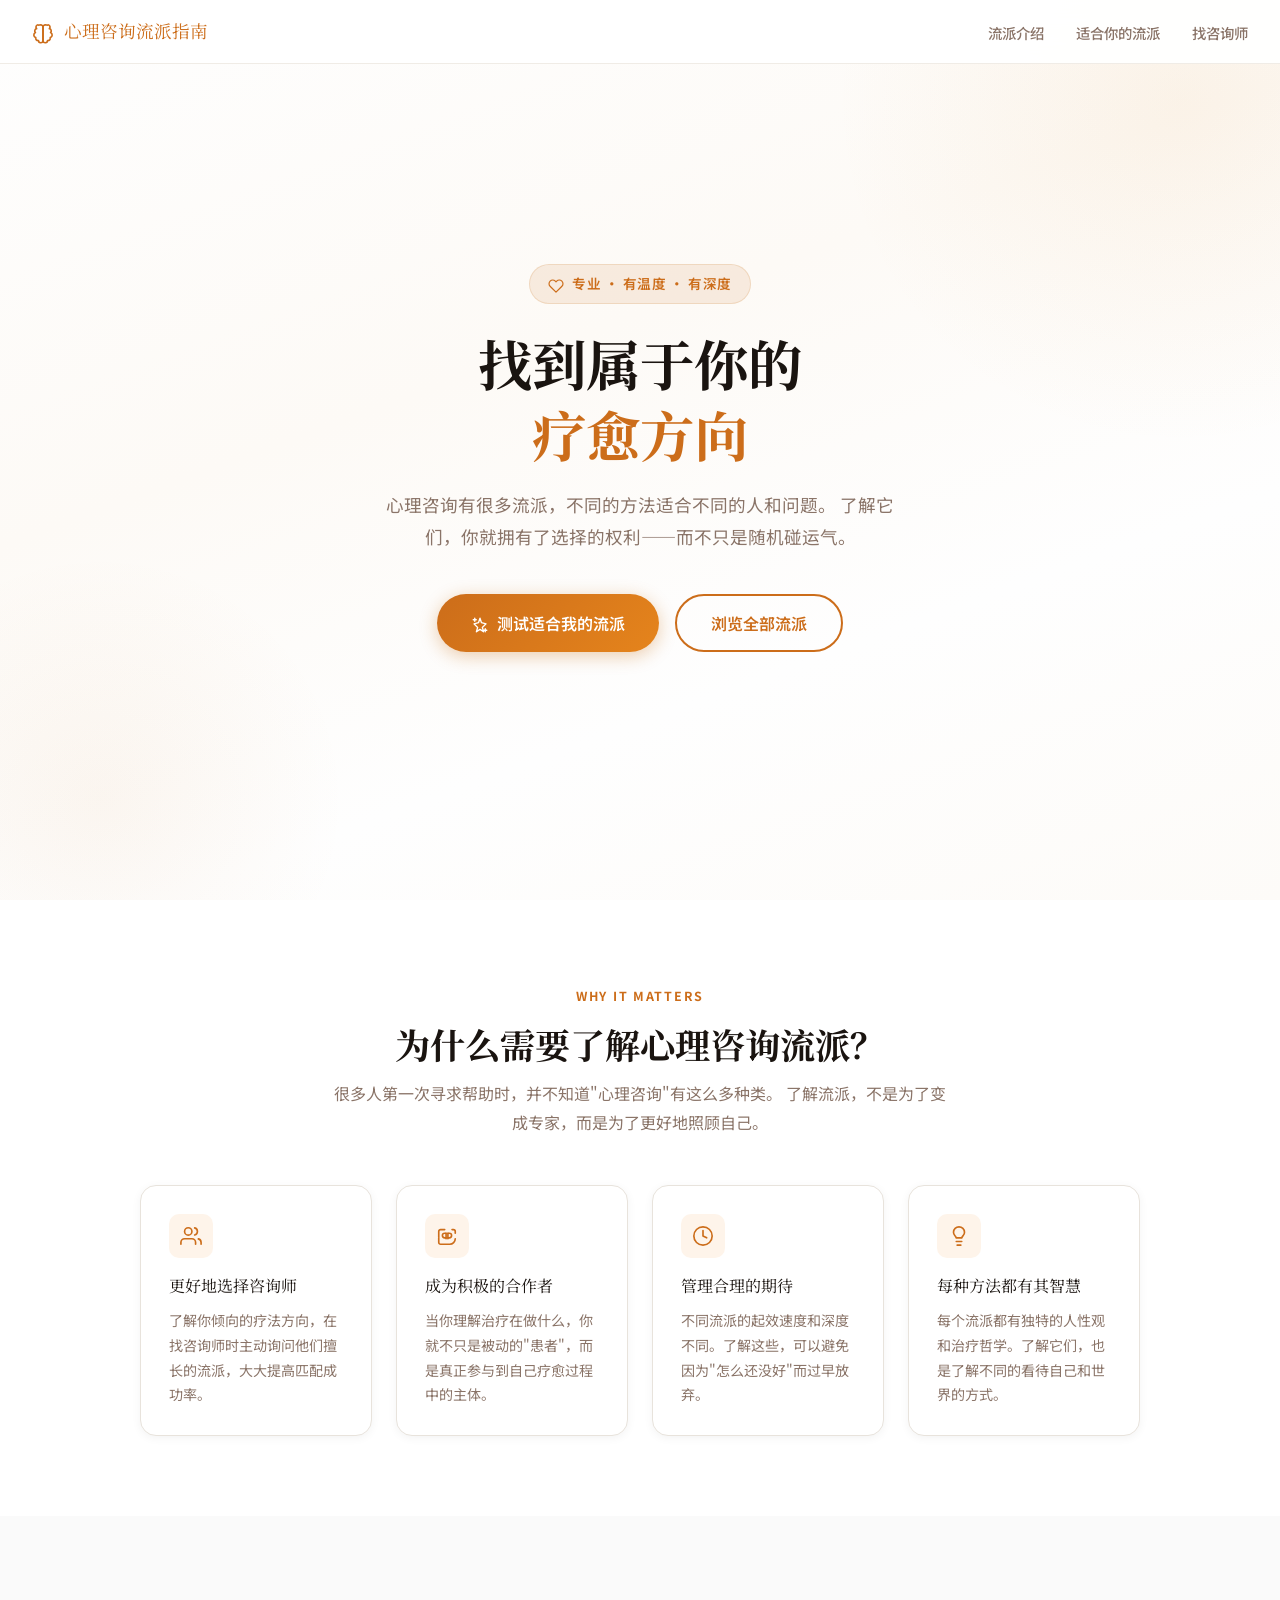
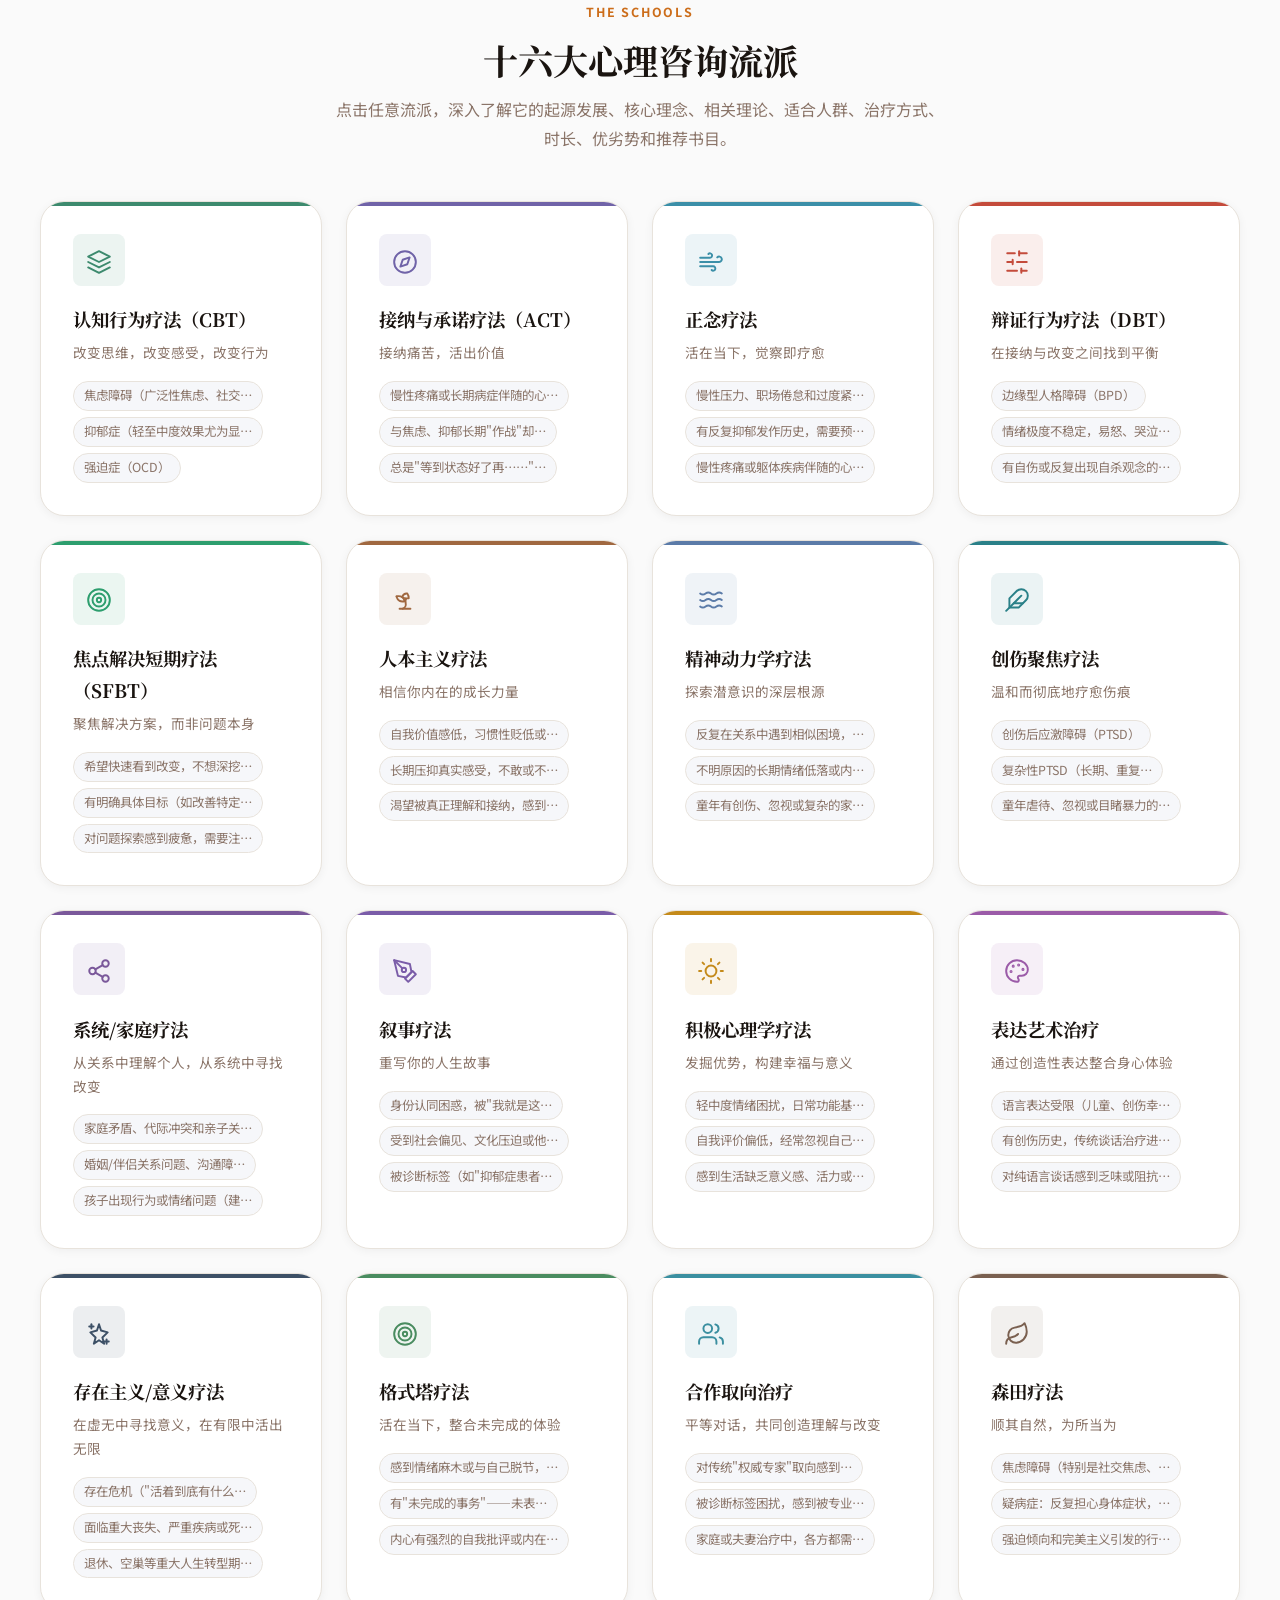
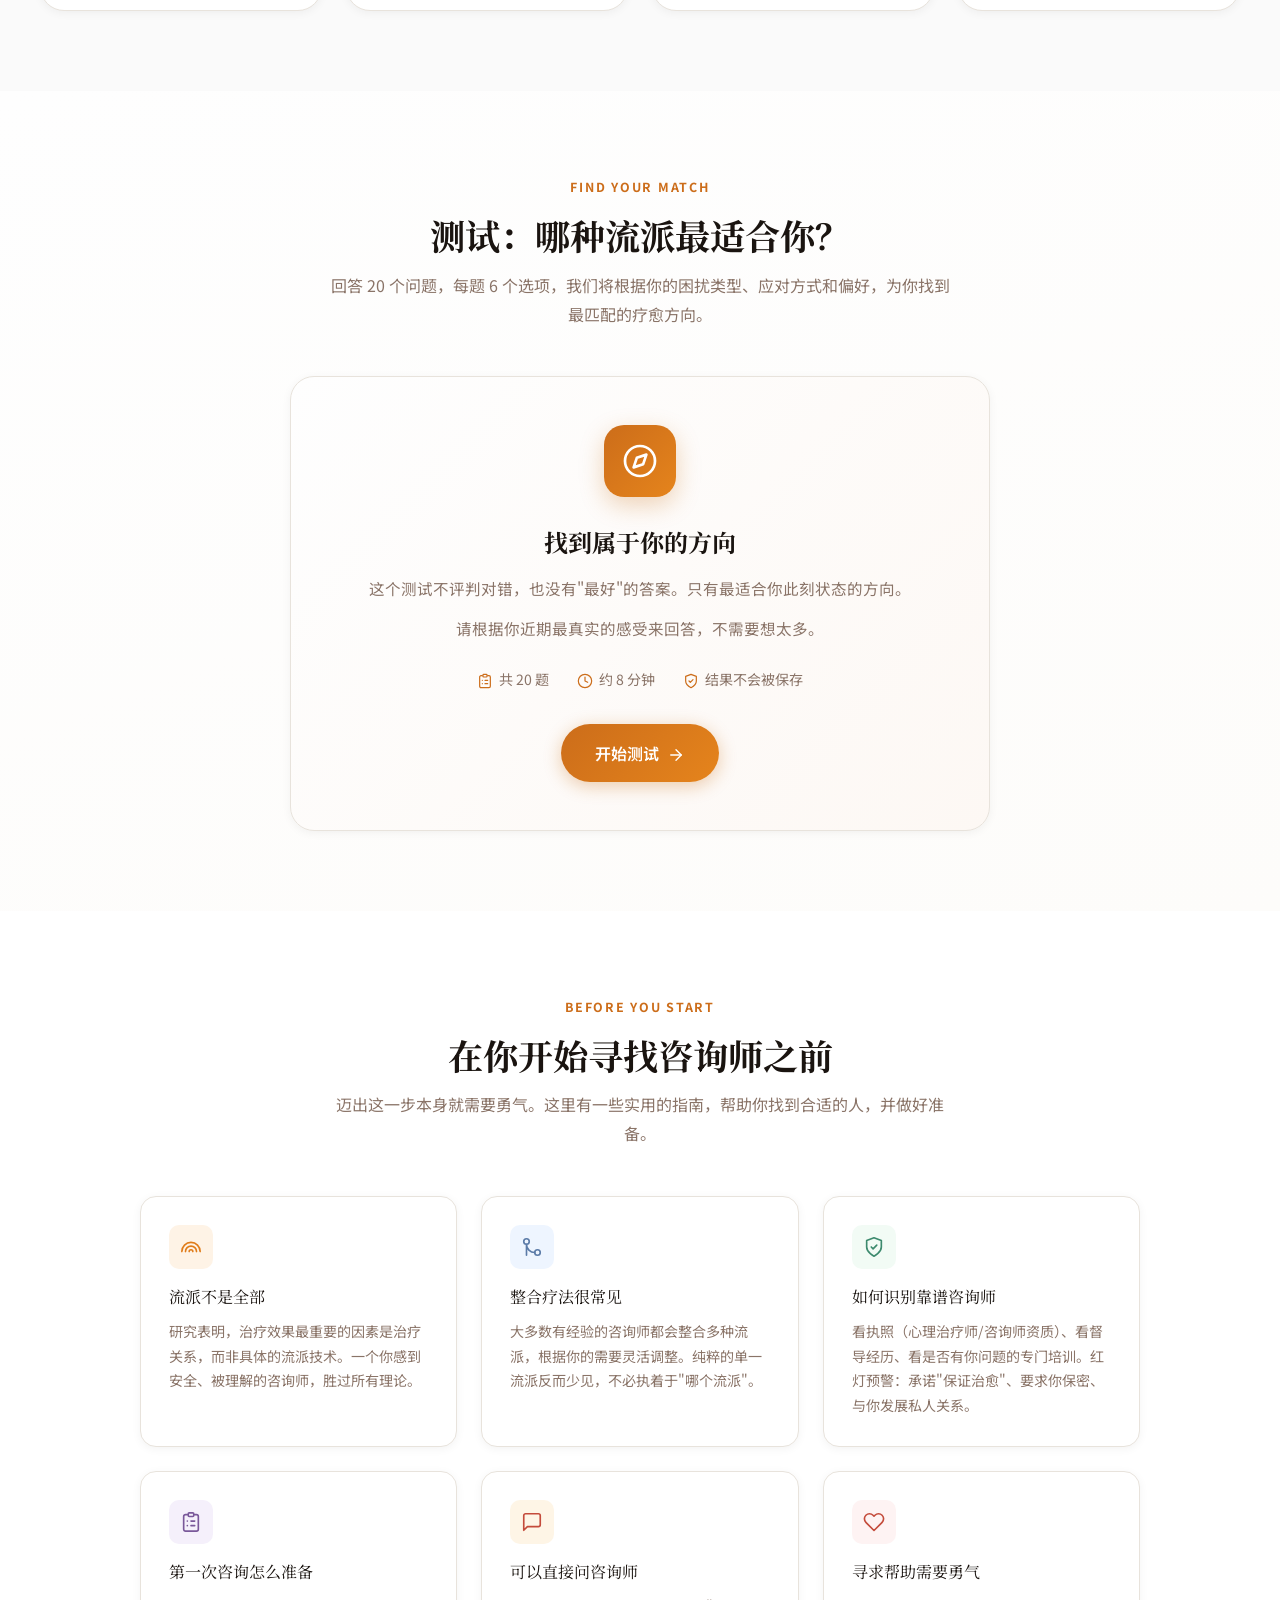
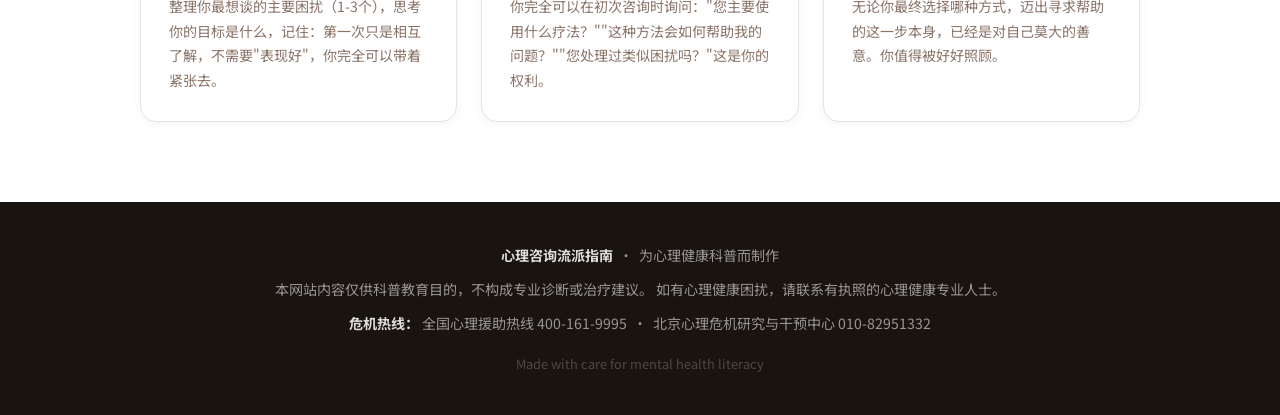
<file: index.html>
<!DOCTYPE html>
<html lang="zh-CN">
<head>
  <meta charset="UTF-8">
  <meta name="viewport" content="width=device-width, initial-scale=1.0">
  <title>心理咨询流派指南 · 找到属于你的疗愈方向</title>
  <meta name="description" content="深度了解十六大心理咨询流派，通过专业测试找到最适合你的咨询方向。CBT、ACT、正念、DBT、SFBT、人本主义、精神动力、创伤疗法、家庭系统、叙事、积极心理学、表达艺术、存在主义、格式塔、合作取向、森田疗法。">
  <link rel="preconnect" href="https://fonts.googleapis.com">
  <link rel="preconnect" href="https://fonts.gstatic.com" crossorigin>
  <link href="https://fonts.googleapis.com/css2?family=Noto+Sans+SC:wght@300;400;500;700&family=Noto+Serif+SC:wght@400;600;700&display=swap" rel="stylesheet">
  <link rel="stylesheet" href="styles.css">
</head>
<body>

<!-- ===== 导航 ===== -->
<nav class="nav">
  <a class="nav-brand" href="#" onclick="scrollToSection('hero');return false">
    <span id="nav-brain-icon"></span>
    心理咨询流派指南
  </a>
  <ul class="nav-links">
    <li><a data-section="schools-section" onclick="scrollToSection('schools-section');return false">流派介绍</a></li>
    <li><a data-section="quiz-section" onclick="scrollToSection('quiz-section');return false">适合你的流派</a></li>
    <li><a data-section="tips-section" onclick="scrollToSection('tips-section');return false">找咨询师</a></li>
  </ul>
</nav>

<!-- ===== 英雄区 ===== -->
<section class="hero" id="hero">
  <div class="hero-content">
    <div class="hero-badge">
      <span id="hero-badge-icon"></span>
      专业 · 有温度 · 有深度
    </div>
    <h1>
      找到属于你的<br>
      <span>疗愈方向</span>
    </h1>
    <p class="hero-desc">
      心理咨询有很多流派，不同的方法适合不同的人和问题。
      了解它们，你就拥有了选择的权利——而不只是随机碰运气。
    </p>
    <div class="btn-group">
      <a href="quiz.html" class="btn btn-primary btn-lg">
        <span id="btn-quiz-icon"></span>
        测试适合我的流派
      </a>
      <button class="btn btn-outline btn-lg" onclick="scrollToSection('schools-section')">
        浏览全部流派
      </button>
    </div>
  </div>
</section>

<!-- ===== 为什么了解流派 ===== -->
<section class="section section-alt" id="why-section">
  <div class="section-header">
    <div class="section-label">Why It Matters</div>
    <h2 class="section-title">为什么需要了解心理咨询流派？</h2>
    <p class="section-desc">
      很多人第一次寻求帮助时，并不知道"心理咨询"有这么多种类。
      了解流派，不是为了变成专家，而是为了更好地照顾自己。
    </p>
  </div>
  <div class="why-grid" id="why-grid"></div>
</section>

<!-- ===== 流派介绍 ===== -->
<section class="section" id="schools-section">
  <div class="section-header">
    <div class="section-label">The Schools</div>
    <h2 class="section-title">十六大心理咨询流派</h2>
    <p class="section-desc">
      点击任意流派，深入了解它的起源发展、核心理念、相关理论、适合人群、治疗方式、时长、优劣势和推荐书目。
    </p>
  </div>
  <div class="schools-grid" id="schools-grid"></div>
</section>

<!-- ===== 测试入口 ===== -->
<section class="section section-warm" id="quiz-section">
  <div class="section-header">
    <div class="section-label">Find Your Match</div>
    <h2 class="section-title">测试：哪种流派最适合你？</h2>
    <p class="section-desc">
      回答 20 个问题，每题 6 个选项，我们将根据你的困扰类型、应对方式和偏好，为你找到最匹配的疗愈方向。
    </p>
  </div>
  <div class="quiz-promo">
    <div class="quiz-promo-icon" id="quiz-promo-icon"></div>
    <h3>找到属于你的方向</h3>
    <p>这个测试不评判对错，也没有"最好"的答案。只有最适合你此刻状态的方向。</p>
    <p>请根据你近期最真实的感受来回答，不需要想太多。</p>
    <div class="quiz-meta">
      <div class="quiz-meta-item"><span id="meta-doc-icon"></span> 共 20 题</div>
      <div class="quiz-meta-item"><span id="meta-clock-icon"></span> 约 8 分钟</div>
      <div class="quiz-meta-item"><span id="meta-lock-icon"></span> 结果不会被保存</div>
    </div>
    <a href="quiz.html" class="btn btn-primary btn-lg">
      开始测试
      <span id="promo-arrow-icon"></span>
    </a>
  </div>
</section>

<!-- ===== 在你找咨询师之前 ===== -->
<section class="section section-alt" id="tips-section">
  <div class="section-header">
    <div class="section-label">Before You Start</div>
    <h2 class="section-title">在你开始寻找咨询师之前</h2>
    <p class="section-desc">
      迈出这一步本身就需要勇气。这里有一些实用的指南，帮助你找到合适的人，并做好准备。
    </p>
  </div>
  <div class="tips-grid" id="tips-grid"></div>
</section>

<!-- ===== 模态框 ===== -->
<div class="modal-overlay" id="modal-overlay">
  <div class="modal" id="modal" role="dialog" aria-modal="true"></div>
</div>

<!-- ===== 页脚 ===== -->
<footer>
  <p>
    <strong>心理咨询流派指南</strong>
    &nbsp;·&nbsp;
    为心理健康科普而制作
  </p>
  <p style="margin-top:0.5rem">
    本网站内容仅供科普教育目的，不构成专业诊断或治疗建议。
    如有心理健康困扰，请联系有执照的心理健康专业人士。
  </p>
  <p style="margin-top:0.5rem">
    <strong>危机热线：</strong>
    全国心理援助热线 <a href="tel:400-161-9995">400-161-9995</a>
    &nbsp;·&nbsp;
    北京心理危机研究与干预中心 <a href="tel:010-82951332">010-82951332</a>
  </p>
  <p style="margin-top:1rem;opacity:0.4;font-size:0.8rem">
    Made with care for mental health literacy
  </p>
</footer>

<script src="data.js?v=2"></script>
<script src="icons.js?v=2"></script>
<script>
// ===== 注入图标 =====
document.getElementById('nav-brain-icon').innerHTML = icon('brain', 22);
document.getElementById('hero-badge-icon').innerHTML = icon('heart', 16);
document.getElementById('btn-quiz-icon').innerHTML = icon('sparkles', 18);
document.getElementById('quiz-promo-icon').innerHTML = icon('compass', 36);
document.getElementById('meta-doc-icon').innerHTML = icon('clipboardList', 16);
document.getElementById('meta-clock-icon').innerHTML = icon('clock', 16);
document.getElementById('meta-lock-icon').innerHTML = icon('shieldCheck', 16);
document.getElementById('promo-arrow-icon').innerHTML = icon('arrowRight', 18);

// ===== Why 卡片数据 =====
const WHY_ITEMS = [
  { icon: 'users', title: '更好地选择咨询师', desc: '了解你倾向的疗法方向，在找咨询师时主动询问他们擅长的流派，大大提高匹配成功率。' },
  { icon: 'handHeart', title: '成为积极的合作者', desc: '当你理解治疗在做什么，你就不只是被动的"患者"，而是真正参与到自己疗愈过程中的主体。' },
  { icon: 'clock', title: '管理合理的期待', desc: '不同流派的起效速度和深度不同。了解这些，可以避免因为"怎么还没好"而过早放弃。' },
  { icon: 'lightbulb', title: '每种方法都有其智慧', desc: '每个流派都有独特的人性观和治疗哲学。了解它们，也是了解不同的看待自己和世界的方式。' }
];

const whyGrid = document.getElementById('why-grid');
WHY_ITEMS.forEach((item, i) => {
  const card = document.createElement('div');
  card.className = 'why-card fade-in';
  card.innerHTML = `
    <div class="why-icon-wrap">${icon(item.icon, 22)}</div>
    <div class="why-title">${item.title}</div>
    <div class="why-desc">${item.desc}</div>
  `;
  whyGrid.appendChild(card);
});

// ===== 流派卡片渲染 =====
const schoolsGrid = document.getElementById('schools-grid');
SCHOOL_ORDER.map(id => SCHOOLS[id]).forEach((school, i) => {
  const card = document.createElement('div');
  card.className = 'school-card fade-in';
  card.style.setProperty('--card-color', school.color);
  card.style.setProperty('--card-bg', school.color + '18');
  card.onclick = () => openModal(school.id);

  const suitTags = school.suitableFor.slice(0, 3);
  card.innerHTML = `
    <div class="card-icon-wrap" style="background:${school.color}18">
      <span style="color:${school.color}">${icon(school.icon, 26)}</span>
    </div>
    <div class="card-name">${school.name}</div>
    <div class="card-subtitle">${school.subtitle}</div>
    <div class="card-tags">
      ${suitTags.map(t => `<span class="tag">${t.length > 13 ? t.slice(0, 13) + '…' : t}</span>`).join('')}
    </div>
  `;
  schoolsGrid.appendChild(card);
});

// ===== Tips 卡片数据 =====
const TIPS = [
  {
    icon: 'rainbow',
    iconBg: '#FEF3E6',
    iconColor: '#E07C1A',
    title: '流派不是全部',
    desc: '研究表明，治疗效果最重要的因素是治疗关系，而非具体的流派技术。一个你感到安全、被理解的咨询师，胜过所有理论。'
  },
  {
    icon: 'gitMerge',
    iconBg: '#EEF5FF',
    iconColor: '#5B7BA8',
    title: '整合疗法很常见',
    desc: '大多数有经验的咨询师都会整合多种流派，根据你的需要灵活调整。纯粹的单一流派反而少见，不必执着于"哪个流派"。'
  },
  {
    icon: 'shieldCheck',
    iconBg: '#F2FBF5',
    iconColor: '#3D8A6E',
    title: '如何识别靠谱咨询师',
    desc: '看执照（心理治疗师/咨询师资质）、看督导经历、看是否有你问题的专门培训。红灯预警：承诺"保证治愈"、要求你保密、与你发展私人关系。'
  },
  {
    icon: 'clipboardList',
    iconBg: '#F5F0FB',
    iconColor: '#7A589A',
    title: '第一次咨询怎么准备',
    desc: '整理你最想谈的主要困扰（1-3个），思考你的目标是什么，记住：第一次只是相互了解，不需要"表现好"，你完全可以带着紧张去。'
  },
  {
    icon: 'messageCircle',
    iconBg: '#FEF5E6',
    iconColor: '#C44B3B',
    title: '可以直接问咨询师',
    desc: '你完全可以在初次咨询时询问："您主要使用什么疗法？""这种方法会如何帮助我的问题？""您处理过类似困扰吗？"这是你的权利。'
  },
  {
    icon: 'heart',
    iconBg: '#FEF3F3',
    iconColor: '#C44B3B',
    title: '寻求帮助需要勇气',
    desc: '无论你最终选择哪种方式，迈出寻求帮助的这一步本身，已经是对自己莫大的善意。你值得被好好照顾。'
  }
];

const tipsGrid = document.getElementById('tips-grid');
TIPS.forEach((tip, i) => {
  const card = document.createElement('div');
  card.className = 'tip-card fade-in';
  card.innerHTML = `
    <div class="tip-icon-wrap" style="background:${tip.iconBg};color:${tip.iconColor}">
      ${icon(tip.icon, 22)}
    </div>
    <div class="tip-title">${tip.title}</div>
    <div class="tip-desc">${tip.desc}</div>
  `;
  tipsGrid.appendChild(card);
});

// ===== 模态框 =====
function openModal(schoolId) {
  const school = SCHOOLS[schoolId];
  if (!school) return;
  const overlay = document.getElementById('modal-overlay');
  const modal = document.getElementById('modal');

  modal.innerHTML = `
    <div class="modal-header" style="background:${school.gradient}">
      <button class="modal-close" onclick="closeModal()" aria-label="关闭">
        ${icon('xIcon', 18)}
      </button>
      <div class="modal-icon-wrap">
        <span style="color:white">${icon(school.icon, 32)}</span>
      </div>
      <div class="modal-title">${school.name}</div>
      <div class="modal-subtitle">${school.subtitle}</div>
    </div>
    <div class="modal-body">

      <div class="modal-section">
        <div class="modal-section-title">
          <span class="title-bar" style="background:${school.color}"></span>
          什么是${school.name}？
        </div>
        <p style="color:var(--text-body);line-height:1.9;font-size:0.97rem">${school.overview}</p>
      </div>

      ${school.origin ? `
      <div class="modal-section">
        <div class="modal-section-title">
          <span class="title-bar" style="background:${school.color}"></span>
          起源与发展
        </div>
        <p style="color:var(--text-body);line-height:1.9;font-size:0.97rem">${school.origin}</p>
      </div>
      ` : ''}

      ${school.relatedTheories ? `
      <div class="modal-section">
        <div class="modal-section-title">
          <span class="title-bar" style="background:${school.color}"></span>
          涉及理论与心理学内容
        </div>
        <div class="philosophy-box" style="border-left-color:${school.color};white-space:pre-line">${school.relatedTheories}</div>
      </div>
      ` : ''}

      <div class="modal-section">
        <div class="modal-section-title">
          <span class="title-bar" style="background:${school.color}"></span>
          核心理念
        </div>
        <div class="philosophy-box" style="border-left-color:${school.color}">${school.philosophy}</div>
      </div>

      <div class="modal-section">
        <div class="modal-section-title">
          <span class="title-bar" style="background:${school.color}"></span>
          如何工作？
        </div>
        <ul class="list-check">
          ${school.howItWorks.map(h => `
            <li>
              <span class="check-icon" style="color:${school.color}">${icon('check', 16)}</span>
              ${h}
            </li>
          `).join('')}
        </ul>
      </div>

      <div class="modal-section">
        <div class="modal-section-title">
          <span class="title-bar" style="background:${school.color}"></span>
          适合哪些来访者？
        </div>
        <ul class="list-check">
          ${school.suitableFor.map(s => `
            <li>
              <span class="check-icon" style="color:${school.color}">${icon('check', 16)}</span>
              ${s}
            </li>
          `).join('')}
        </ul>
      </div>

      <div class="modal-section">
        <div class="modal-section-title">
          <span class="title-bar" style="background:${school.color}"></span>
          治疗时长
        </div>
        <div class="duration-cards">
          ${Object.values(school.duration).map(text => `<div class="duration-item">${text}</div>`).join('')}
        </div>
        <p class="duration-note">${school.durationNote}</p>
      </div>

      <div class="modal-section">
        <div class="modal-section-title">
          <span class="title-bar" style="background:${school.color}"></span>
          优势与局限
        </div>
        <div class="two-col">
          <div class="advantage-box">
            <div class="box-title">
              ${icon('checkCircle', 16)} 优势
            </div>
            <ul class="list-simple">
              ${school.advantages.map(a => `<li>${a}</li>`).join('')}
            </ul>
          </div>
          <div class="disadvantage-box">
            <div class="box-title">
              ${icon('alertTriangle', 16)} 局限
            </div>
            <ul class="list-simple">
              ${school.disadvantages.map(d => `<li>${d}</li>`).join('')}
            </ul>
          </div>
        </div>
      </div>

      <div class="modal-section">
        <div class="modal-section-title">
          <span class="title-bar" style="background:${school.color}"></span>
          代表人物
        </div>
        <div class="rep-list">
          ${school.representative.map(r => `<span class="rep-tag">${r}</span>`).join('')}
        </div>
      </div>

      <div class="modal-section">
        <div class="modal-section-title">
          <span class="title-bar" style="background:${school.color}"></span>
          <span style="color:${school.color}">${icon('bookOpen', 18)}</span>
          推荐书目
        </div>
        <div class="books-grid">
          ${school.books.map(b => `
            <div class="book-item">
              <div class="book-title">${b.title}</div>
              <div class="book-author">${b.author}</div>
              <div class="book-desc">${b.desc}</div>
            </div>
          `).join('')}
        </div>
      </div>

      <div class="quote-box">${school.quote}</div>

    </div>
  `;

  overlay.classList.add('active');
  document.body.style.overflow = 'hidden';
}

function closeModal() {
  document.getElementById('modal-overlay').classList.remove('active');
  document.body.style.overflow = '';
}

// 点击遮罩关闭
document.getElementById('modal-overlay').addEventListener('click', function(e) {
  if (e.target === this) closeModal();
});

document.addEventListener('keydown', e => {
  if (e.key === 'Escape') closeModal();
});

// ===== 导航高亮 =====
const navLinks = document.querySelectorAll('.nav-links a[data-section]');
const sections = document.querySelectorAll('section[id]');

window.addEventListener('scroll', () => {
  let current = '';
  sections.forEach(s => {
    if (window.scrollY >= s.offsetTop - 120) current = s.id;
  });
  navLinks.forEach(a => {
    a.classList.toggle('active', a.dataset.section === current);
  });
});

// ===== 滚动到指定区块（修复命名冲突） =====
function scrollToSection(id) {
  document.getElementById(id)?.scrollIntoView({ behavior: 'smooth' });
}

// ===== 滚动动画 =====
const observer = new IntersectionObserver((entries) => {
  entries.forEach(entry => {
    if (entry.isIntersecting) entry.target.classList.add('visible');
  });
}, { threshold: 0.08 });

document.querySelectorAll('.fade-in').forEach(el => observer.observe(el));
</script>
</body>
</html>
</file>
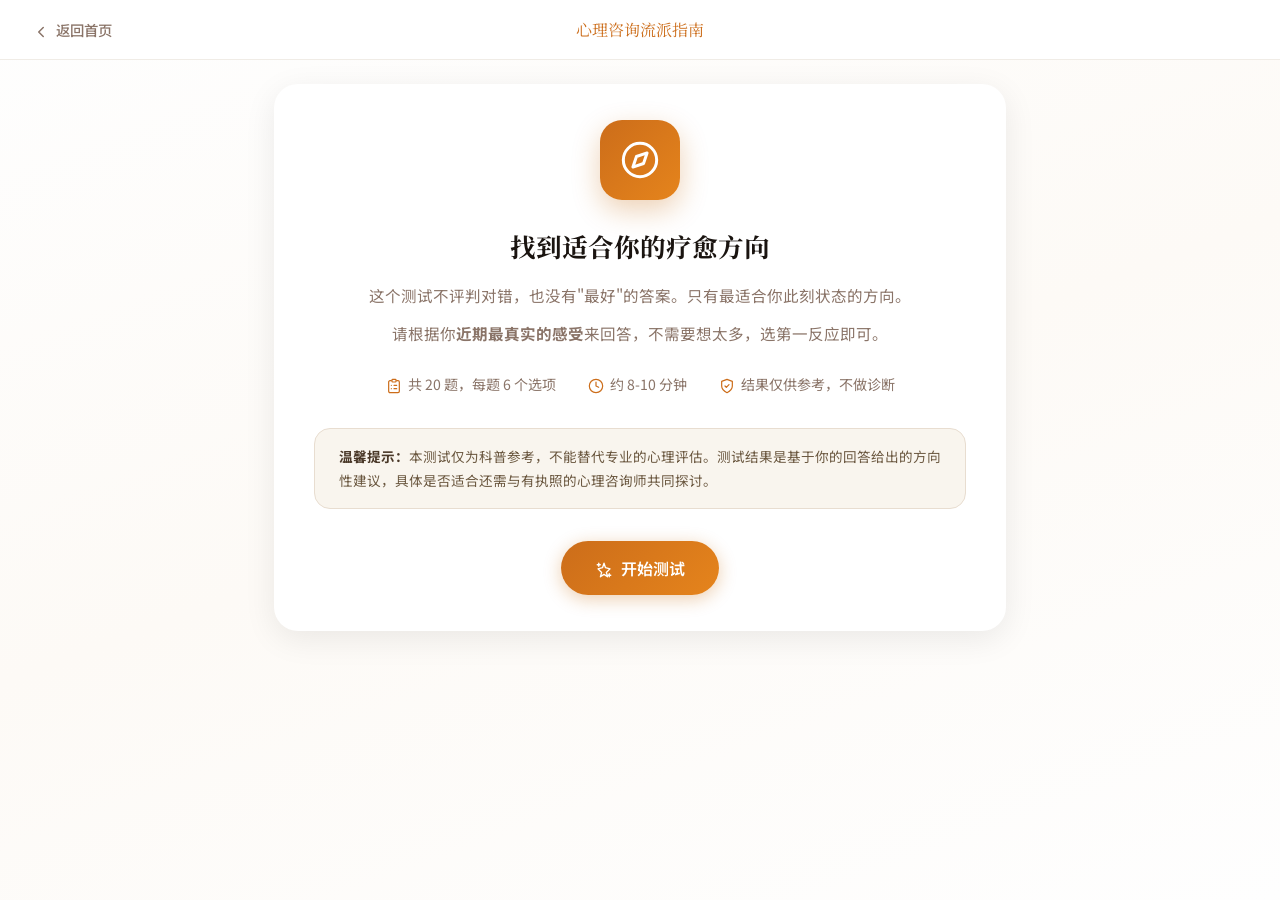
<file: quiz.html>
<!DOCTYPE html>
<html lang="zh-CN">
<head>
  <meta charset="UTF-8">
  <meta name="viewport" content="width=device-width, initial-scale=1.0">
  <title>心理咨询流派测试 · 找到适合你的方向</title>
  <meta name="description" content="通过20道问题，找到最适合你的心理咨询流派方向。">
  <link rel="preconnect" href="https://fonts.googleapis.com">
  <link rel="preconnect" href="https://fonts.gstatic.com" crossorigin>
  <link href="https://fonts.googleapis.com/css2?family=Noto+Sans+SC:wght@300;400;500;700&family=Noto+Serif+SC:wght@400;600;700&display=swap" rel="stylesheet">
  <link rel="stylesheet" href="styles.css">
</head>
<body class="quiz-page-body">

<!-- 顶部导航 -->
<nav class="quiz-page-nav">
  <a href="index.html" class="back-link" id="back-link">
    <span id="back-icon"></span>
    返回首页
  </a>
  <span class="quiz-page-title" id="nav-quiz-title">心理咨询流派指南</span>
  <div style="width:80px"></div>
</nav>

<!-- 主内容区 -->
<main class="quiz-page-main">

  <!-- 进度条（答题时显示） -->
  <div class="quiz-progress" id="quiz-progress" style="display:none">
    <div class="progress-info">
      <span id="progress-label">进度</span>
      <span id="progress-text">1 / 20</span>
    </div>
    <div class="progress-bar">
      <div class="progress-fill" id="progress-fill" style="width:0%"></div>
    </div>
  </div>

  <!-- 开始页 -->
  <div class="quiz-start-card" id="quiz-start">
    <div class="quiz-start-icon" id="quiz-start-icon"></div>
    <h2>找到适合你的疗愈方向</h2>
    <p>这个测试不评判对错，也没有"最好"的答案。只有最适合你此刻状态的方向。</p>
    <p>请根据你<strong>近期最真实的感受</strong>来回答，不需要想太多，选第一反应即可。</p>
    <div class="quiz-start-meta">
      <div class="quiz-start-meta-item"><span id="meta-doc-icon"></span> 共 20 题，每题 6 个选项</div>
      <div class="quiz-start-meta-item"><span id="meta-clock-icon"></span> 约 8-10 分钟</div>
      <div class="quiz-start-meta-item"><span id="meta-lock-icon"></span> 结果仅供参考，不做诊断</div>
    </div>
    <div class="disclaimer" style="margin-bottom:2rem;text-align:left">
      <strong>温馨提示：</strong>本测试仅为科普参考，不能替代专业的心理评估。测试结果是基于你的回答给出的方向性建议，具体是否适合还需与有执照的心理咨询师共同探讨。
    </div>
    <button class="btn btn-primary btn-lg" id="start-btn" onclick="startQuiz()">
      <span id="start-icon"></span>
      开始测试
    </button>
  </div>

  <!-- 题目区 -->
  <div id="quiz-questions" style="display:none"></div>

  <!-- 结果区 -->
  <div id="quiz-result" class="quiz-result"></div>

</main>

<!-- 模态框（查看流派详情） -->
<div class="modal-overlay" id="modal-overlay">
  <div class="modal" id="modal" role="dialog" aria-modal="true"></div>
</div>

<script src="data.js?v=2"></script>
<script src="icons.js?v=2"></script>
<script src="quiz.js?v=2"></script>

<script>
// 注入图标
document.getElementById('back-icon').innerHTML = icon('chevronLeft', 18);
document.getElementById('quiz-start-icon').innerHTML = icon('compass', 40);
document.getElementById('meta-doc-icon').innerHTML = icon('clipboardList', 16);
document.getElementById('meta-clock-icon').innerHTML = icon('clock', 16);
document.getElementById('meta-lock-icon').innerHTML = icon('shieldCheck', 16);
document.getElementById('start-icon').innerHTML = icon('sparkles', 18);
</script>

</body>
</html>
</file>
<file: styles.css>
/* ===== 基础重置与变量 ===== */
:root {
  /* 主色调：明亮暖橙 */
  --primary: #CC6D1A;
  --primary-light: #E5841C;
  --primary-pale: #FEF4EA;
  --primary-mid: rgba(204,109,26,0.12);

  /* 背景色：近白，极轻微暖调 */
  --secondary: #FAFAFA;
  --surface: #FFFFFF;
  --surface-2: #F6F7FA;
  --surface-warm: #FEF9F4;

  /* 文字色：深灰暖调 */
  --text-dark: #1A1410;
  --text-body: #3D3028;
  --text-muted: #8A7468;

  /* 边框与分割线 */
  --border: #E8E3DC;
  --border-light: #F0ECE6;

  /* 阴影 */
  --shadow-sm: 0 2px 10px rgba(0,0,0,0.05);
  --shadow-md: 0 8px 32px rgba(0,0,0,0.08);
  --shadow-lg: 0 16px 56px rgba(0,0,0,0.12);

  --radius: 16px;
  --radius-sm: 8px;
  --radius-lg: 24px;
  --transition: 0.3s cubic-bezier(0.4, 0, 0.2, 1);

  --font-display: 'Noto Serif SC', serif;
  --font-body: 'Noto Sans SC', 'PingFang SC', 'Microsoft YaHei', sans-serif;
}

*, *::before, *::after { box-sizing: border-box; margin: 0; padding: 0; }
html { scroll-behavior: smooth; }

body {
  font-family: var(--font-body);
  background: var(--secondary);
  color: var(--text-body);
  line-height: 1.75;
  min-height: 100vh;
}

/* ===== SVG 图标通用样式 ===== */
.svg-icon {
  display: inline-block;
  vertical-align: middle;
  flex-shrink: 0;
}

/* ===== 导航 ===== */
.nav {
  position: fixed;
  top: 0; left: 0; right: 0;
  z-index: 100;
  background: rgba(255,255,255,0.94);
  backdrop-filter: blur(12px);
  -webkit-backdrop-filter: blur(12px);
  border-bottom: 1px solid var(--border-light);
  padding: 0 2rem;
  height: 64px;
  display: flex;
  align-items: center;
  justify-content: space-between;
}

.nav-brand {
  font-family: var(--font-display);
  font-size: 1.1rem;
  color: var(--primary);
  text-decoration: none;
  display: flex;
  align-items: center;
  gap: 10px;
}

.nav-brand .svg-icon { color: var(--primary); }

.nav-links {
  display: flex;
  gap: 2rem;
  list-style: none;
}

.nav-links a {
  text-decoration: none;
  color: var(--text-muted);
  font-size: 0.9rem;
  font-weight: 500;
  transition: color var(--transition);
  cursor: pointer;
}

.nav-links a:hover,
.nav-links a.active {
  color: var(--primary);
}

/* ===== 英雄区域 ===== */
.hero {
  min-height: 100vh;
  display: flex;
  align-items: center;
  justify-content: center;
  text-align: center;
  padding: 80px 2rem 4rem;
  background: linear-gradient(160deg, #FEFEFE 0%, #FDFAF6 40%, #FEFEFE 70%, #FDFBF8 100%);
  position: relative;
  overflow: hidden;
}

.hero::before {
  content: '';
  position: absolute;
  width: 700px; height: 700px;
  border-radius: 50%;
  background: radial-gradient(circle, rgba(220,140,40,0.07) 0%, transparent 70%);
  top: -250px; right: -250px;
  animation: float 9s ease-in-out infinite;
}

.hero::after {
  content: '';
  position: absolute;
  width: 500px; height: 500px;
  border-radius: 50%;
  background: radial-gradient(circle, rgba(196,104,10,0.05) 0%, transparent 70%);
  bottom: -150px; left: -150px;
  animation: float 12s ease-in-out infinite reverse;
}

@keyframes float {
  0%, 100% { transform: translate(0, 0) scale(1); }
  50% { transform: translate(24px, -24px) scale(1.02); }
}

.hero-content {
  position: relative;
  z-index: 1;
  max-width: 720px;
}

.hero-badge {
  display: inline-flex;
  align-items: center;
  gap: 8px;
  background: rgba(196,104,10,0.1);
  color: var(--primary);
  padding: 7px 18px;
  border-radius: 100px;
  font-size: 0.85rem;
  font-weight: 600;
  margin-bottom: 1.5rem;
  letter-spacing: 0.04em;
  border: 1px solid rgba(196,104,10,0.15);
}

.hero h1 {
  font-family: var(--font-display);
  font-size: clamp(2rem, 5vw, 3.4rem);
  color: var(--text-dark);
  line-height: 1.3;
  margin-bottom: 1.2rem;
  font-weight: 700;
}

.hero h1 span {
  color: var(--primary);
  position: relative;
}

.hero-desc {
  font-size: 1.1rem;
  color: var(--text-muted);
  max-width: 540px;
  margin: 0 auto 2.5rem;
  line-height: 1.85;
}

.btn-group {
  display: flex;
  gap: 1rem;
  justify-content: center;
  flex-wrap: wrap;
}

.btn {
  display: inline-flex;
  align-items: center;
  gap: 8px;
  padding: 13px 26px;
  border-radius: 100px;
  font-size: 0.95rem;
  font-weight: 600;
  cursor: pointer;
  transition: all var(--transition);
  text-decoration: none;
  border: none;
  font-family: var(--font-body);
}

.btn-primary {
  background: linear-gradient(135deg, var(--primary), var(--primary-light));
  color: white;
  box-shadow: 0 4px 18px rgba(196,104,10,0.32);
}

.btn-primary:hover {
  transform: translateY(-2px);
  box-shadow: 0 8px 28px rgba(196,104,10,0.42);
}

.btn-outline {
  background: transparent;
  color: var(--primary);
  border: 2px solid var(--primary);
}

.btn-outline:hover {
  background: var(--primary);
  color: white;
  transform: translateY(-2px);
}

.btn-lg {
  padding: 15px 34px;
  font-size: 1rem;
}

.btn-ghost {
  background: transparent;
  color: var(--text-muted);
  border: none;
  cursor: pointer;
  font-family: var(--font-body);
  font-size: 0.9rem;
  padding: 9px 18px;
  border-radius: 100px;
  transition: all var(--transition);
  display: inline-flex;
  align-items: center;
  gap: 6px;
}

.btn-ghost:hover {
  background: var(--surface-2);
  color: var(--text-body);
}

/* ===== 区块标题 ===== */
.section { padding: 5rem 2rem; }

.section-alt {
  background: var(--surface);
}

.section-warm {
  background: linear-gradient(160deg, #FEFEFE 0%, #FDFCFA 100%);
}

.section-header {
  text-align: center;
  max-width: 620px;
  margin: 0 auto 3rem;
}

.section-label {
  display: inline-block;
  font-size: 0.78rem;
  font-weight: 700;
  letter-spacing: 0.14em;
  text-transform: uppercase;
  color: var(--primary);
  margin-bottom: 0.75rem;
}

.section-title {
  font-family: var(--font-display);
  font-size: clamp(1.6rem, 3vw, 2.2rem);
  color: var(--text-dark);
  line-height: 1.35;
  margin-bottom: 0.75rem;
}

.section-desc {
  color: var(--text-muted);
  font-size: 1rem;
  line-height: 1.8;
}

/* ===== 流派卡片网格 ===== */
.schools-grid {
  display: grid;
  grid-template-columns: repeat(auto-fill, minmax(280px, 1fr));
  gap: 1.5rem;
  max-width: 1200px;
  margin: 0 auto;
}

.school-card {
  background: var(--surface);
  border-radius: var(--radius-lg);
  padding: 2rem;
  cursor: pointer;
  transition: all var(--transition);
  border: 1px solid var(--border);
  box-shadow: var(--shadow-sm);
  position: relative;
  overflow: hidden;
}

.school-card::before {
  content: '';
  position: absolute;
  top: 0; left: 0; right: 0;
  height: 4px;
  background: var(--card-color, var(--primary));
  transition: height var(--transition);
}

.school-card:hover {
  transform: translateY(-5px);
  box-shadow: var(--shadow-md);
  border-color: transparent;
}

.school-card:hover::before { height: 6px; }

.card-icon-wrap {
  width: 52px; height: 52px;
  border-radius: var(--radius-sm);
  display: flex;
  align-items: center;
  justify-content: center;
  margin-bottom: 1.1rem;
  background: var(--card-bg, var(--primary-pale));
}

.card-name {
  font-family: var(--font-display);
  font-size: 1.15rem;
  color: var(--text-dark);
  margin-bottom: 0.35rem;
  font-weight: 700;
}

.card-subtitle {
  font-size: 0.85rem;
  color: var(--text-muted);
  margin-bottom: 1rem;
}

.card-tags {
  display: flex;
  flex-wrap: wrap;
  gap: 6px;
}

.tag {
  background: var(--surface-2);
  color: var(--text-muted);
  padding: 3px 10px;
  border-radius: 100px;
  font-size: 0.78rem;
  border: 1px solid var(--border);
}

/* ===== 模态框 ===== */
.modal-overlay {
  position: fixed;
  inset: 0;
  background: rgba(45,28,8,0.45);
  backdrop-filter: blur(6px);
  z-index: 200;
  display: flex;
  align-items: flex-start;
  justify-content: center;
  padding: 2rem 1rem;
  overflow: hidden;
  opacity: 0;
  visibility: hidden;
  transition: all 0.3s;
}

.modal-overlay.active {
  opacity: 1;
  visibility: visible;
}

.modal {
  background: var(--surface);
  border-radius: var(--radius-lg);
  max-width: 880px;
  width: 100%;
  max-height: calc(100vh - 4rem);
  overflow: hidden;
  display: flex;
  flex-direction: column;
  box-shadow: var(--shadow-lg);
  transform: translateY(28px);
  transition: transform 0.35s cubic-bezier(0.34, 1.56, 0.64, 1);
  margin: auto;
  flex-shrink: 0;
}

.modal-overlay.active .modal {
  transform: translateY(0);
}

.modal-header {
  padding: 2.5rem 2.5rem 2rem;
  position: relative;
  color: white;
  flex-shrink: 0;
}

.modal-icon-wrap {
  width: 60px; height: 60px;
  background: rgba(255,255,255,0.2);
  border-radius: var(--radius-sm);
  display: flex;
  align-items: center;
  justify-content: center;
  margin-bottom: 1rem;
}

.modal-title {
  font-family: var(--font-display);
  font-size: 1.85rem;
  margin-bottom: 0.4rem;
}

.modal-subtitle {
  opacity: 0.85;
  font-size: 1rem;
}

.modal-close {
  position: absolute;
  top: 1.5rem;
  right: 1.5rem;
  background: rgba(255,255,255,0.18);
  border: none;
  color: white;
  width: 38px; height: 38px;
  border-radius: 50%;
  cursor: pointer;
  display: flex;
  align-items: center;
  justify-content: center;
  transition: background var(--transition);
}

.modal-close:hover { background: rgba(255,255,255,0.3); }

.modal-body {
  padding: 2rem 2.5rem 2.5rem;
  overflow-y: auto;
  flex: 1;
  scrollbar-width: none;
  -ms-overflow-style: none;
}

.modal-body::-webkit-scrollbar {
  display: none;
}

.modal-section { margin-bottom: 2rem; }
.modal-section:last-child { margin-bottom: 0; }

.modal-section-title {
  font-family: var(--font-display);
  font-size: 1.05rem;
  color: var(--text-dark);
  margin-bottom: 0.85rem;
  display: flex;
  align-items: center;
  gap: 10px;
}

.modal-section-title .title-bar {
  width: 3px;
  height: 1.1em;
  background: var(--modal-color, var(--primary));
  border-radius: 2px;
  flex-shrink: 0;
}

.philosophy-box {
  background: var(--surface-warm);
  border-radius: var(--radius);
  padding: 1.25rem 1.5rem;
  font-style: italic;
  color: var(--text-body);
  border-left: 4px solid var(--modal-color, var(--primary));
  line-height: 1.85;
}

.list-check {
  list-style: none;
  display: flex;
  flex-direction: column;
  gap: 0.6rem;
}

.list-check li {
  display: flex;
  align-items: flex-start;
  gap: 10px;
  font-size: 0.95rem;
  color: var(--text-body);
  line-height: 1.65;
}

.list-check li .check-icon {
  color: var(--modal-color, var(--primary));
  flex-shrink: 0;
  margin-top: 2px;
}

.two-col {
  display: grid;
  grid-template-columns: 1fr 1fr;
  gap: 1.25rem;
}

.advantage-box, .disadvantage-box {
  border-radius: var(--radius);
  padding: 1.25rem;
}

.advantage-box {
  background: #F2FBF5;
  border: 1px solid #BCEACF;
}

.disadvantage-box {
  background: #FFF8EE;
  border: 1px solid #F0D5A8;
}

.box-title {
  font-weight: 700;
  margin-bottom: 0.75rem;
  font-size: 0.9rem;
  display: flex;
  align-items: center;
  gap: 6px;
}

.advantage-box .box-title { color: #1A7A45; }
.disadvantage-box .box-title { color: #B56820; }

.list-simple {
  list-style: none;
  display: flex;
  flex-direction: column;
  gap: 0.45rem;
}

.list-simple li {
  font-size: 0.88rem;
  color: var(--text-body);
  padding-left: 1rem;
  position: relative;
  line-height: 1.6;
}

.list-simple li::before {
  content: '·';
  position: absolute;
  left: 0;
  color: var(--text-muted);
  font-size: 1.3em;
  line-height: 1.3;
}

.duration-cards {
  display: flex;
  gap: 0.75rem;
  flex-wrap: wrap;
}

.duration-item {
  background: var(--surface-2);
  border: 1px solid var(--border);
  border-radius: var(--radius-sm);
  padding: 0.8rem 1.1rem;
  font-size: 0.85rem;
  flex: 1;
  min-width: 180px;
  color: var(--text-body);
}

.duration-note {
  margin-top: 0.75rem;
  font-size: 0.88rem;
  color: var(--text-muted);
  font-style: italic;
  line-height: 1.7;
}

.rep-list {
  display: flex;
  flex-wrap: wrap;
  gap: 0.5rem;
}

.rep-tag {
  background: var(--surface-warm);
  border: 1px solid var(--border);
  border-radius: 100px;
  padding: 4px 14px;
  font-size: 0.82rem;
  color: var(--text-body);
}

.quote-box {
  background: var(--surface-warm);
  border-radius: var(--radius);
  padding: 1.25rem 1.5rem;
  text-align: center;
  font-style: italic;
  color: var(--text-muted);
  font-size: 0.95rem;
  line-height: 1.8;
  border: 1px solid var(--border);
}

/* ===== 推荐书目 ===== */
.books-grid {
  display: grid;
  grid-template-columns: 1fr 1fr;
  gap: 0.75rem;
}

.book-item {
  background: var(--surface-warm);
  border-radius: var(--radius-sm);
  padding: 1rem;
  border: 1px solid var(--border-light);
}

.book-title {
  font-size: 0.9rem;
  font-weight: 600;
  color: var(--text-dark);
  margin-bottom: 0.2rem;
}

.book-author {
  font-size: 0.78rem;
  color: var(--primary);
  margin-bottom: 0.4rem;
}

.book-desc {
  font-size: 0.8rem;
  color: var(--text-muted);
  line-height: 1.6;
}

/* ===== 测试入口区（index页） ===== */
.quiz-promo {
  background: linear-gradient(135deg, #FEFEFE 0%, #FDF8F4 100%);
  border: 1px solid var(--border);
  border-radius: var(--radius-lg);
  padding: 3rem;
  text-align: center;
  box-shadow: var(--shadow-sm);
  max-width: 700px;
  margin: 0 auto;
}

.quiz-promo-icon {
  width: 72px; height: 72px;
  background: linear-gradient(135deg, var(--primary), var(--primary-light));
  border-radius: 20px;
  display: flex;
  align-items: center;
  justify-content: center;
  margin: 0 auto 1.5rem;
  color: white;
  box-shadow: 0 8px 24px rgba(196,104,10,0.28);
}

.quiz-promo h3 {
  font-family: var(--font-display);
  font-size: 1.5rem;
  color: var(--text-dark);
  margin-bottom: 0.75rem;
}

.quiz-promo p {
  color: var(--text-muted);
  margin-bottom: 0.75rem;
  line-height: 1.8;
  font-size: 0.97rem;
}

.quiz-meta {
  display: flex;
  justify-content: center;
  gap: 1.75rem;
  margin: 1.5rem 0 2rem;
  flex-wrap: wrap;
}

.quiz-meta-item {
  display: flex;
  align-items: center;
  gap: 6px;
  font-size: 0.88rem;
  color: var(--text-muted);
}

.quiz-meta-item .svg-icon { color: var(--primary); }

/* ===== 独立测试页面（quiz.html） ===== */
.quiz-page-body {
  background: linear-gradient(160deg, #FEFEFE 0%, #FDFAF6 50%, #FEFEFE 100%);
  min-height: 100vh;
}

.quiz-page-nav {
  background: rgba(255,255,255,0.92);
  backdrop-filter: blur(12px);
  border-bottom: 1px solid var(--border-light);
  padding: 0 2rem;
  height: 60px;
  display: flex;
  align-items: center;
  justify-content: space-between;
  position: sticky;
  top: 0;
  z-index: 50;
}

.back-link {
  display: flex;
  align-items: center;
  gap: 6px;
  color: var(--text-muted);
  text-decoration: none;
  font-size: 0.9rem;
  font-weight: 500;
  transition: color var(--transition);
}

.back-link:hover { color: var(--primary); }

.quiz-page-title {
  font-family: var(--font-display);
  font-size: 1rem;
  color: var(--primary);
}

.quiz-page-main {
  max-width: 780px;
  margin: 0 auto;
  padding: 1.5rem 1.5rem 3rem;
}

/* 进度条 */
.quiz-progress {
  margin-bottom: 1.25rem;
}

.progress-info {
  display: flex;
  justify-content: space-between;
  font-size: 0.85rem;
  color: var(--text-muted);
  margin-bottom: 0.5rem;
}

.progress-bar {
  height: 6px;
  background: var(--border);
  border-radius: 100px;
  overflow: hidden;
}

.progress-fill {
  height: 100%;
  background: linear-gradient(90deg, var(--primary), var(--primary-light));
  border-radius: 100px;
  transition: width 0.5s cubic-bezier(0.4, 0, 0.2, 1);
}

/* 测试开始页 */
.quiz-start-card {
  background: var(--surface);
  border-radius: var(--radius-lg);
  padding: 2.25rem 2.5rem;
  text-align: center;
  box-shadow: var(--shadow-md);
}

.quiz-start-icon {
  width: 80px; height: 80px;
  background: linear-gradient(135deg, var(--primary), var(--primary-light));
  border-radius: 22px;
  display: flex;
  align-items: center;
  justify-content: center;
  margin: 0 auto 1.5rem;
  color: white;
  box-shadow: 0 10px 28px rgba(196,104,10,0.3);
}

.quiz-start-card h2 {
  font-family: var(--font-display);
  font-size: 1.6rem;
  color: var(--text-dark);
  margin-bottom: 0.75rem;
}

.quiz-start-card p {
  color: var(--text-muted);
  line-height: 1.85;
  font-size: 0.97rem;
  margin-bottom: 0.6rem;
}

.quiz-start-meta {
  display: flex;
  justify-content: center;
  gap: 2rem;
  flex-wrap: wrap;
  margin: 1.5rem 0 2rem;
}

.quiz-start-meta-item {
  display: flex;
  align-items: center;
  gap: 6px;
  font-size: 0.88rem;
  color: var(--text-muted);
}

.quiz-start-meta-item .svg-icon { color: var(--primary); }

/* 题目卡片 */
.quiz-card {
  background: var(--surface);
  border-radius: var(--radius-lg);
  padding: 1.75rem 2rem;
  box-shadow: var(--shadow-md);
  animation: slideIn 0.4s cubic-bezier(0.34, 1.56, 0.64, 1);
}

@keyframes slideIn {
  from { opacity: 0; transform: translateX(32px); }
  to { opacity: 1; transform: translateX(0); }
}

.quiz-q-num {
  font-size: 0.8rem;
  font-weight: 700;
  color: var(--primary);
  letter-spacing: 0.1em;
  text-transform: uppercase;
  margin-bottom: 0.75rem;
}

.quiz-q-text {
  font-family: var(--font-body);
  font-size: 1.08rem;
  color: var(--text-dark);
  line-height: 1.6;
  margin-bottom: 1.25rem;
  font-weight: 500;
}

.quiz-options {
  display: flex;
  flex-direction: column;
  gap: 0.45rem;
}

.quiz-option {
  border: 2px solid var(--border);
  border-radius: var(--radius-sm);
  padding: 0.7rem 1rem;
  cursor: pointer;
  transition: all var(--transition);
  text-align: left;
  background: var(--surface);
  font-family: var(--font-body);
  font-size: 0.9rem;
  color: var(--text-body);
  line-height: 1.55;
  width: 100%;
}

.quiz-option:hover {
  border-color: var(--primary);
  background: var(--primary-pale);
}

.quiz-option.selected {
  border-color: var(--primary);
  background: var(--primary-pale);
  color: var(--primary);
  font-weight: 500;
}

.quiz-nav {
  display: flex;
  justify-content: space-between;
  align-items: center;
  margin-top: 1.25rem;
}

/* ===== 测试结果 ===== */
.quiz-result { display: none; }
.quiz-result.active {
  display: block;
  animation: fadeIn 0.6s ease;
}

@keyframes fadeIn {
  from { opacity: 0; }
  to { opacity: 1; }
}

.result-header {
  background: var(--surface);
  border-radius: var(--radius-lg);
  padding: 2.5rem;
  text-align: center;
  box-shadow: var(--shadow-md);
  margin-bottom: 1.5rem;
}

.result-school-icon {
  width: 72px; height: 72px;
  border-radius: 20px;
  display: flex;
  align-items: center;
  justify-content: center;
  margin: 0 auto 1.25rem;
  color: white;
}

.result-label {
  font-size: 0.8rem;
  font-weight: 700;
  letter-spacing: 0.12em;
  text-transform: uppercase;
  color: var(--primary);
  margin-bottom: 0.5rem;
}

.result-name {
  font-family: var(--font-display);
  font-size: 2rem;
  color: var(--text-dark);
  margin-bottom: 0.5rem;
}

.result-subtitle {
  color: var(--text-muted);
  font-size: 1rem;
  margin-bottom: 1.5rem;
}

.result-overview {
  color: var(--text-body);
  font-size: 0.97rem;
  line-height: 1.85;
  text-align: left;
  background: var(--surface-warm);
  border-radius: var(--radius);
  padding: 1.25rem 1.5rem;
  border: 1px solid var(--border-light);
}

.result-scores {
  background: var(--surface);
  border-radius: var(--radius-lg);
  padding: 2rem 2.5rem;
  box-shadow: var(--shadow-sm);
  margin-bottom: 1.5rem;
}

.scores-title {
  font-family: var(--font-display);
  font-size: 1.05rem;
  color: var(--text-dark);
  margin-bottom: 1.25rem;
  display: flex;
  align-items: center;
  gap: 8px;
}

.score-bar-item { margin-bottom: 1rem; }

.score-bar-header {
  display: flex;
  justify-content: space-between;
  margin-bottom: 0.3rem;
  font-size: 0.88rem;
}

.score-bar-name { color: var(--text-body); font-weight: 500; }
.score-bar-val { color: var(--text-muted); }

.score-bar-bg {
  height: 8px;
  background: var(--border);
  border-radius: 100px;
  overflow: hidden;
}

.score-bar-fill {
  height: 100%;
  border-radius: 100px;
  transition: width 1s cubic-bezier(0.4, 0, 0.2, 1);
  width: 0;
}

.result-detail-card {
  background: var(--surface);
  border-radius: var(--radius-lg);
  padding: 2rem 2.5rem;
  box-shadow: var(--shadow-sm);
  margin-bottom: 1.5rem;
}

.result-detail-title {
  font-family: var(--font-display);
  font-size: 1.05rem;
  color: var(--text-dark);
  margin-bottom: 1rem;
  display: flex;
  align-items: center;
  gap: 8px;
}

.result-detail-title .svg-icon { color: var(--primary); }

.result-actions {
  display: flex;
  gap: 1rem;
  justify-content: center;
  flex-wrap: wrap;
  margin-top: 0.5rem;
}

/* ===== "为什么了解流派"区域 ===== */
.why-grid {
  display: grid;
  grid-template-columns: repeat(auto-fill, minmax(230px, 1fr));
  gap: 1.5rem;
  max-width: 1000px;
  margin: 0 auto;
}

.why-card {
  background: var(--surface);
  border-radius: var(--radius);
  padding: 1.75rem;
  box-shadow: var(--shadow-sm);
  border: 1px solid var(--border);
  transition: all var(--transition);
}

.why-card:hover {
  transform: translateY(-3px);
  box-shadow: var(--shadow-md);
}

.why-icon-wrap {
  width: 44px; height: 44px;
  border-radius: 10px;
  display: flex;
  align-items: center;
  justify-content: center;
  margin-bottom: 0.9rem;
  background: var(--primary-pale);
  color: var(--primary);
}

.why-title {
  font-family: var(--font-display);
  font-size: 1rem;
  color: var(--text-dark);
  margin-bottom: 0.5rem;
}

.why-desc {
  font-size: 0.88rem;
  color: var(--text-muted);
  line-height: 1.75;
}

/* ===== 在你找咨询师之前（6卡布局） ===== */
.tips-grid {
  display: grid;
  grid-template-columns: repeat(auto-fill, minmax(240px, 1fr));
  gap: 1.5rem;
  max-width: 1000px;
  margin: 0 auto;
}

.tip-card {
  background: var(--surface);
  border-radius: var(--radius);
  padding: 1.75rem;
  box-shadow: var(--shadow-sm);
  border: 1px solid var(--border);
  transition: all var(--transition);
}

.tip-card:hover {
  transform: translateY(-3px);
  box-shadow: var(--shadow-md);
}

.tip-icon-wrap {
  width: 44px; height: 44px;
  border-radius: 10px;
  display: flex;
  align-items: center;
  justify-content: center;
  margin-bottom: 0.9rem;
}

.tip-title {
  font-family: var(--font-display);
  font-size: 1rem;
  color: var(--text-dark);
  margin-bottom: 0.5rem;
}

.tip-desc {
  font-size: 0.88rem;
  color: var(--text-muted);
  line-height: 1.75;
}

/* ===== 免责声明 ===== */
.disclaimer {
  background: #F9F5EE;
  border: 1px solid #E8DDD0;
  border-radius: var(--radius);
  padding: 1rem 1.5rem;
  font-size: 0.85rem;
  color: #6B5840;
  max-width: 780px;
  margin: 0 auto 2rem;
  line-height: 1.7;
}

.disclaimer strong { color: #4A3828; }

/* ===== 页脚 ===== */
footer {
  background: var(--text-dark);
  color: rgba(255,255,255,0.55);
  text-align: center;
  padding: 2.5rem 2rem;
  font-size: 0.88rem;
  line-height: 1.85;
}

footer strong { color: rgba(255,255,255,0.85); }
footer a { color: rgba(255,255,255,0.55); text-decoration: none; }
footer a:hover { color: rgba(255,255,255,0.9); }

/* ===== 响应式 ===== */
@media (max-width: 768px) {
  .nav-links { display: none; }
  .hero { padding: 80px 1.25rem 3rem; }
  .modal-body { padding: 1.5rem; }
  .modal-header { padding: 2rem 1.5rem 1.5rem; }
  .two-col { grid-template-columns: 1fr; }
  .quiz-card { padding: 1.75rem; }
  .quiz-start-card { padding: 2rem 1.5rem; }
  .modal { border-radius: var(--radius); }
  .result-scores { padding: 1.5rem; }
  .result-header { padding: 2rem 1.5rem; }
  .books-grid { grid-template-columns: 1fr; }
  .quiz-promo { padding: 2rem 1.5rem; }
}

@media (max-width: 480px) {
  .schools-grid { grid-template-columns: 1fr; }
  .duration-cards { flex-direction: column; }
  .quiz-start-meta { flex-direction: column; gap: 0.5rem; }
}

/* ===== 滚动动画 ===== */
.fade-in {
  opacity: 0;
  transform: translateY(22px);
  transition: opacity 0.65s ease, transform 0.65s ease;
}

.fade-in.visible {
  opacity: 1;
  transform: translateY(0);
}

/* ===== 工具类 ===== */
.hidden { display: none !important; }
.text-center { text-align: center; }
.mt-1 { margin-top: 0.5rem; }
.mt-2 { margin-top: 1rem; }
</file>
